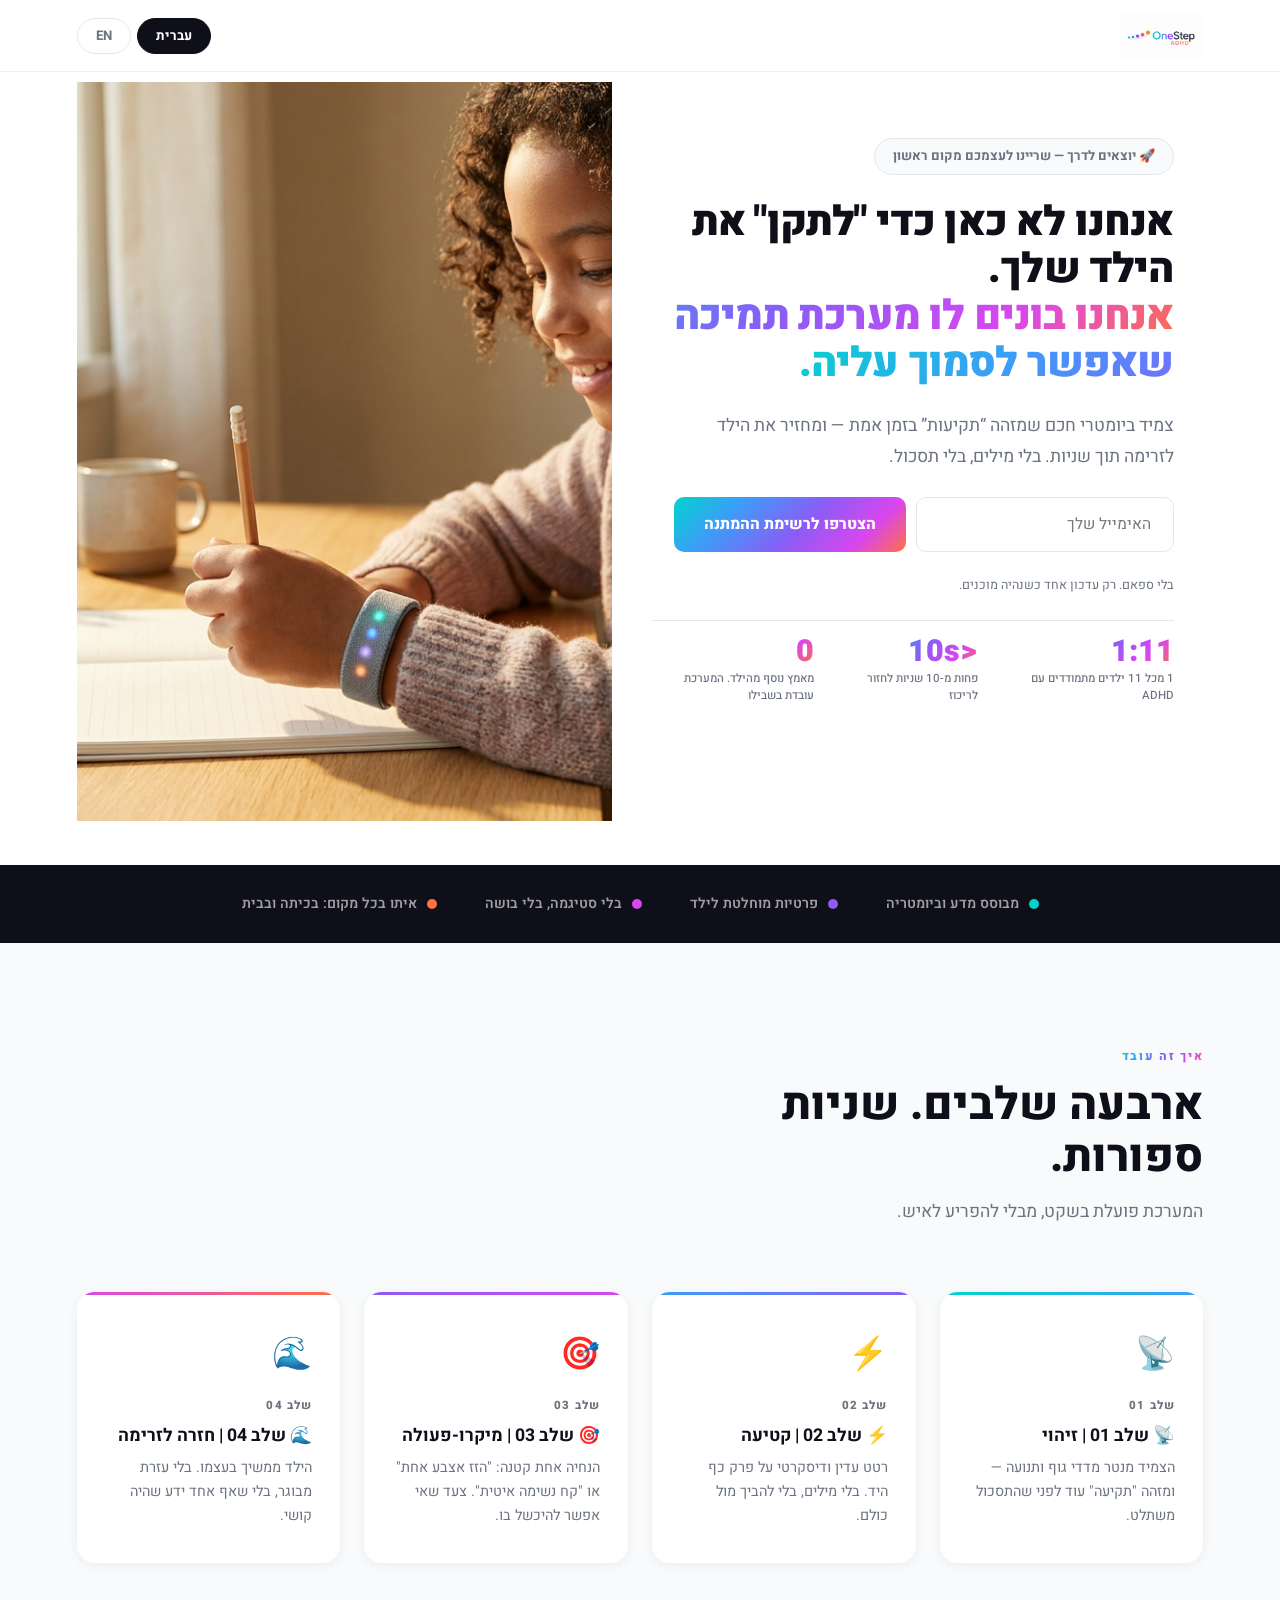
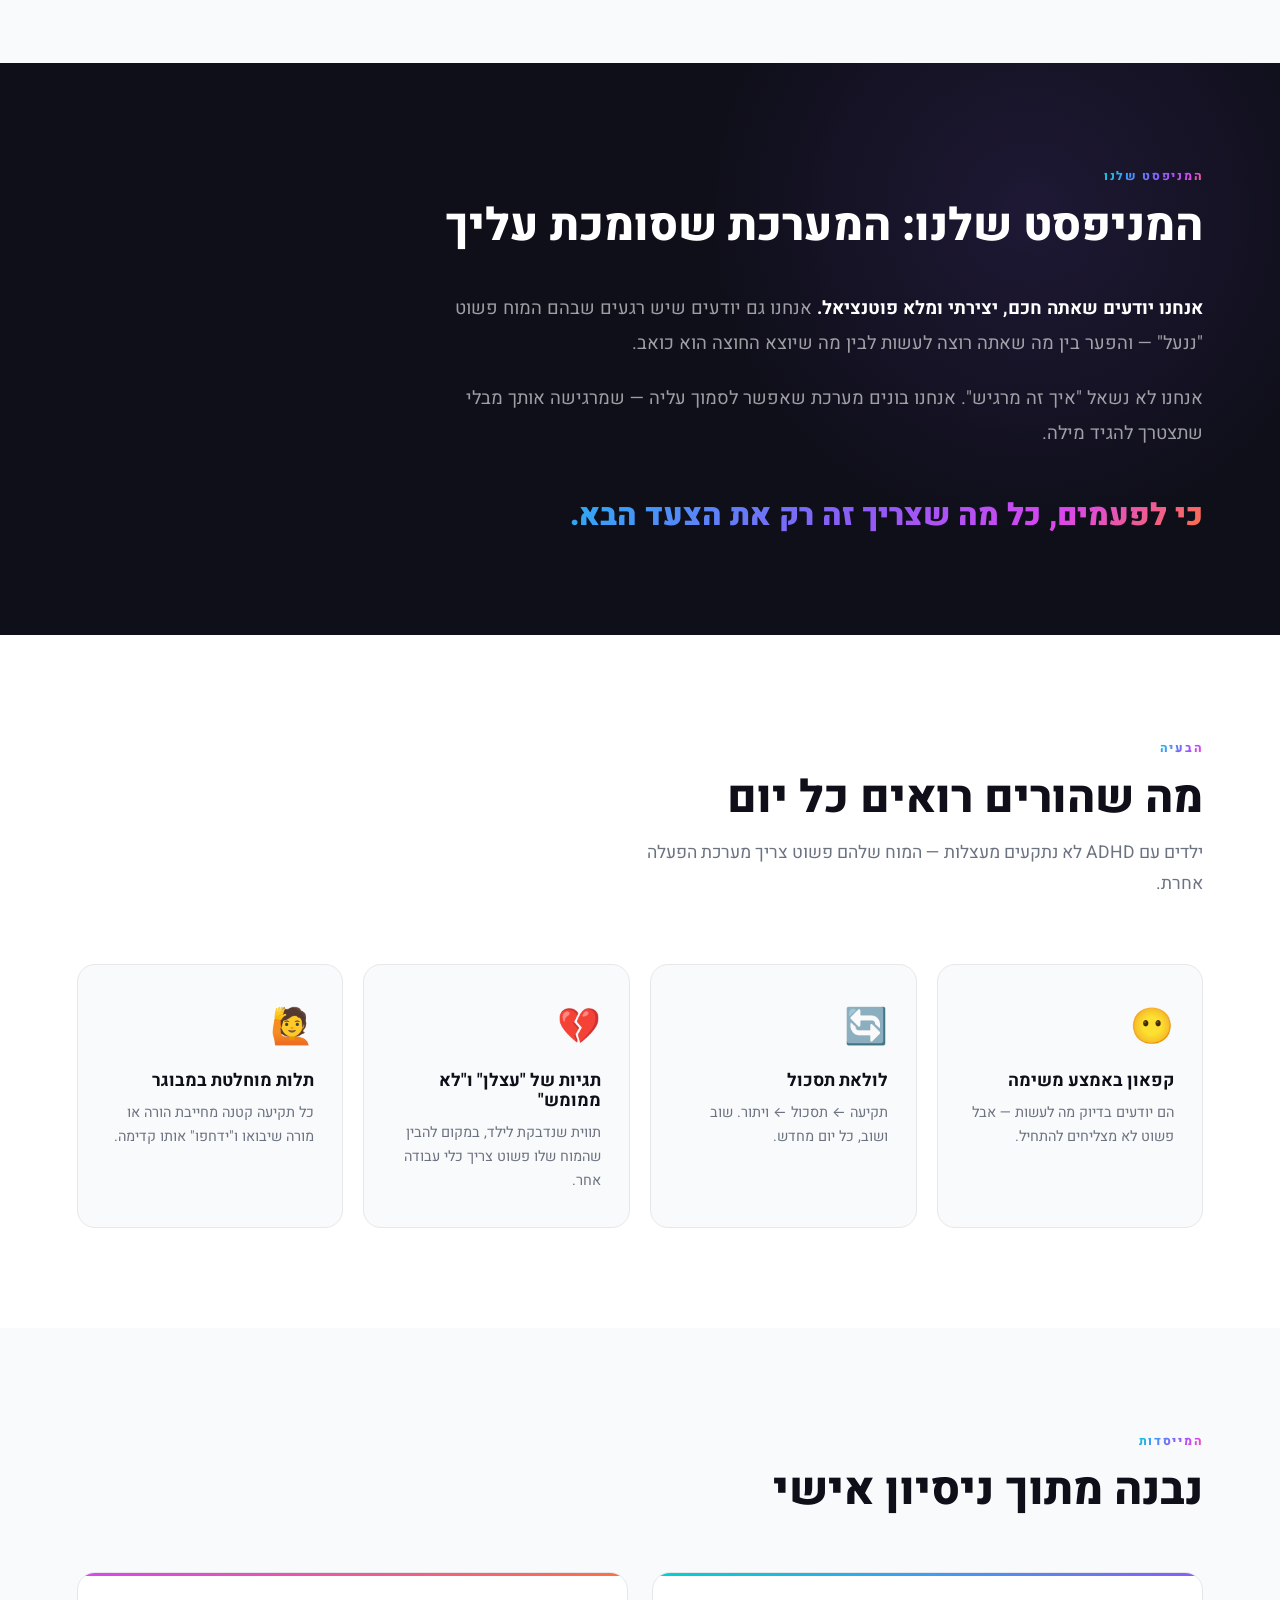
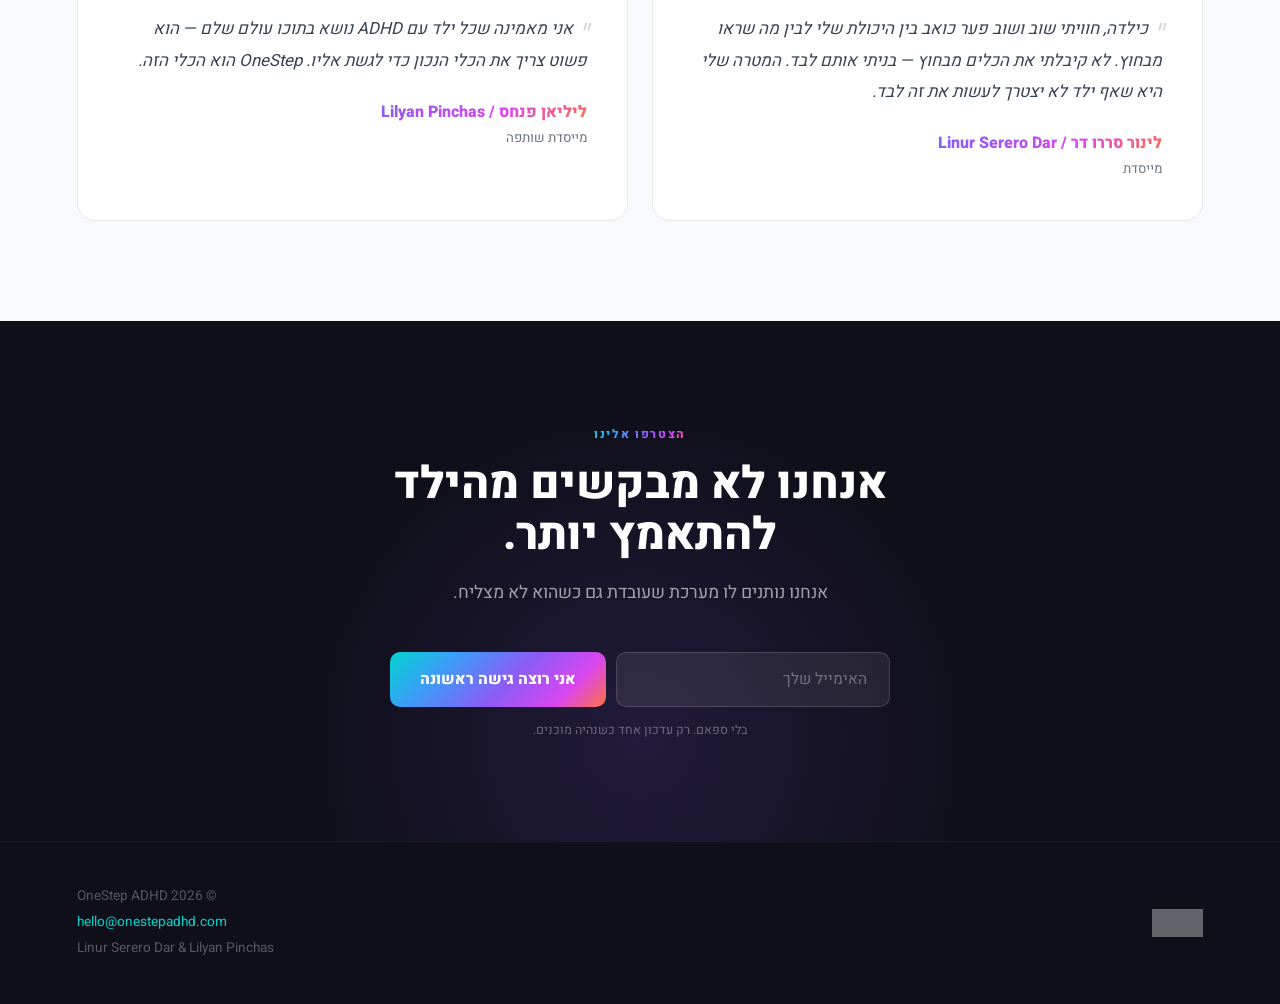
<file: docs/index.html>
<!DOCTYPE html>
<html lang="he" dir="rtl">
<head>
  <meta charset="UTF-8" />
  <meta name="viewport" content="width=device-width, initial-scale=1.0" />
  <title>OneStep ADHD — הדחיפה הקטנה שמשנה הכל</title>
  <meta name="description" content="מערכת ביומטרית חכמה לילדי ADHD — מרגישה את הילד מבלי שיצטרך להגיד מילה." />
  <link rel="preconnect" href="https://fonts.googleapis.com" />
  <link rel="preconnect" href="https://fonts.gstatic.com" crossorigin />
  <link href="https://fonts.googleapis.com/css2?family=Heebo:wght@300;400;600;700;800;900&family=Inter:wght@300;400;600;700;800;900&display=swap" rel="stylesheet" />
  <link rel="stylesheet" href="style.css?v=20260429-1755" />
</head>
<body>

<!-- ── NAV ─────────────────────────────────────────────────── -->
<nav>
  <a class="logo-wrap" href="#"><img src="logo.png" alt="OneStep ADHD" /></a>
  <div class="lang-toggle">
    <button class="lang-btn active" id="btn-he" onclick="setLang('he')">עברית</button>
    <button class="lang-btn"        id="btn-en" onclick="setLang('en')">EN</button>
  </div>
</nav>

<!-- ── HERO ────────────────────────────────────────────────── -->
<section class="hero">
  <div class="hero-content">
    <div class="hero-badge">
      <span class="t" data-he="🚀 יוצאים לדרך — שריינו לעצמכם מקום ראשון" data-en="🚀 We&rsquo;re launching — book your first spot">🚀 יוצאים לדרך — שריינו לעצמכם מקום ראשון</span>
    </div>

    <h1 class="t"
      data-he='אנחנו לא כאן כדי "לתקן" את הילד שלך.<br><span class="grad-text">אנחנו בונים לו מערכת תמיכה שאפשר לסמוך עליה.</span>'
      data-en='We&rsquo;re not here to &ldquo;fix&rdquo; your child.<br><span class="grad-text">We&rsquo;re building a support system he can rely on.</span>'>
      אנחנו לא כאן כדי "לתקן" את הילד שלך.<br><span class="grad-text">אנחנו בונים לו מערכת תמיכה שאפשר לסמוך עליה.</span>
    </h1>

    <p class="hero-sub t"
       data-he="צמיד ביומטרי חכם שמזהה &ldquo;תקיעות&rdquo; בזמן אמת — ומחזיר את הילד לזרימה תוך שניות. בלי מילים, בלי תסכול."
       data-en="A smart biometric wristband that spots &ldquo;stuck moments&rdquo; in real time — and brings your child back to focus in seconds. No words, no meltdown.">
      צמיד ביומטרי חכם שמזהה "תקיעות" בזמן אמת — ומחזיר את הילד לזרימה תוך שניות. בלי מילים, בלי תסכול.
    </p>

    <form class="waitlist-form" onsubmit="submitForm(event,'hero-success','email-hero')" style="justify-content:flex-start; margin:0;">
      <input type="email" id="email-hero" required
             placeholder="האימייל שלך"
             data-he-placeholder="האימייל שלך"
             data-en-placeholder="Your email address" />
      <button type="submit" class="btn-primary t"
              data-he="הצטרפו לרשימת ההמתנה"
              data-en="Join the Waitlist">הצטרפו לרשימת ההמתנה</button>
    </form>
    <div class="success-msg" id="hero-success"
         data-he="תודה! נעדכן אותך ראשון/ה 🎉"
         data-en="You're on the list! 🎉"></div>
    <p class="form-note t"
       data-he="בלי ספאם. רק עדכון אחד כשנהיה מוכנים."
       data-en="No spam. One update when we&rsquo;re ready.">בלי ספאם. רק עדכון אחד כשנהיה מוכנים.</p>

    <div class="hero-stats">
      <div class="stat">
        <div class="stat-num">1:11</div>
        <div class="stat-label t" data-he="1 מכל 11 ילדים מתמודדים עם ADHD" data-en="1 in 11 children with ADHD">1 מכל 11 ילדים מתמודדים עם ADHD</div>
      </div>
      <div class="stat">
        <div class="stat-num">&lt;10s</div>
        <div class="stat-label t" data-he="פחות מ-10 שניות לחזור לריכוז" data-en="&lt;10s to return to focus">פחות מ-10 שניות לחזור לריכוז</div>
      </div>
      <div class="stat">
        <div class="stat-num">0</div>
        <div class="stat-label t" data-he="מאמץ נוסף מהילד. המערכת עובדת בשבילו" data-en="0 extra effort — the system works for your child">מאמץ נוסף מהילד. המערכת עובדת בשבילו</div>
      </div>
    </div>
  </div>

  <div class="hero-image">
    <img src="hero-child.png" alt="ילדה מחייכת עם צמיד OneStep" />
  </div>
</section>

<!-- ── TRUST BAR ────────────────────────────────────────────── -->
<div class="trust-bar">
  <div class="trust-item">
    <div class="dot"></div>
    <span class="t" data-he="מבוסס מדע וביומטריה" data-en="Science and biometrics based">מבוסס מדע וביומטריה</span>
  </div>
  <div class="trust-item">
    <div class="dot"></div>
    <span class="t" data-he="פרטיות מוחלטת לילד" data-en="Absolute child privacy">פרטיות מוחלטת לילד</span>
  </div>
  <div class="trust-item">
    <div class="dot"></div>
    <span class="t" data-he="בלי סטיגמה, בלי בושה" data-en="No stigma, no shame">בלי סטיגמה, בלי בושה</span>
  </div>
  <div class="trust-item">
    <div class="dot"></div>
    <span class="t" data-he="איתו בכל מקום: בכיתה ובבית" data-en="With him everywhere: at school and at home">איתו בכל מקום: בכיתה ובבית</span>
  </div>
</div>

<!-- ── HOW IT WORKS ─────────────────────────────────────────── -->
<section class="how">
  <div class="how-header fade-up">
    <div class="section-label t" data-he="איך זה עובד" data-en="How It Works">איך זה עובד</div>
    <h2 class="t" data-he="ארבעה שלבים. שניות ספורות." data-en="Four steps. Just seconds.">ארבעה שלבים. שניות ספורות.</h2>
    <p class="section-sub t" style="margin-top:14px;"
       data-he="המערכת פועלת בשקט, מבלי להפריע לאיש."
       data-en="The system works quietly, without disturbing anyone.">המערכת פועלת בשקט, מבלי להפריע לאיש.</p>
  </div>
  <div class="steps">
    <div class="step fade-up">
      <div class="step-line"></div>
      <div class="step-icon">📡</div>
      <div class="step-num t" data-he="שלב 01" data-en="Step 01">שלב 01</div>
      <h3 class="t" data-he="📡 שלב 01 | זיהוי" data-en="📡 Step 01 | Detect">📡 שלב 01 | זיהוי</h3>
      <p class="t" data-he="הצמיד מנטר מדדי גוף ותנועה — ומזהה &quot;תקיעה&quot; עוד לפני שהתסכול משתלט." data-en="The wristband monitors body signals and movement — identifying a &quot;stuck moment&quot; before frustration takes over.">הצמיד מנטר מדדי גוף ותנועה — ומזהה &quot;תקיעה&quot; עוד לפני שהתסכול משתלט.</p>
    </div>
    <div class="step fade-up">
      <div class="step-line"></div>
      <div class="step-icon">⚡</div>
      <div class="step-num t" data-he="שלב 02" data-en="Step 02">שלב 02</div>
      <h3 class="t" data-he="⚡ שלב 02 | קטיעה" data-en="⚡ Step 02 | Interrupt">⚡ שלב 02 | קטיעה</h3>
      <p class="t" data-he="רטט עדין ודיסקרטי על פרק כף היד. בלי מילים, בלי להביך מול כולם." data-en="A gentle, discreet vibration on the wrist. No words, no embarrassment.">רטט עדין ודיסקרטי על פרק כף היד. בלי מילים, בלי להביך מול כולם.</p>
    </div>
    <div class="step fade-up">
      <div class="step-line"></div>
      <div class="step-icon">🎯</div>
      <div class="step-num t" data-he="שלב 03" data-en="Step 03">שלב 03</div>
      <h3 class="t" data-he="🎯 שלב 03 | מיקרו-פעולה" data-en="🎯 Step 03 | Micro-action">🎯 שלב 03 | מיקרו-פעולה</h3>
      <p class="t" data-he="הנחיה אחת קטנה: &quot;הזז אצבע אחת&quot; או &quot;קח נשימה איטית&quot;. צעד שאי אפשר להיכשל בו." data-en="One tiny instruction: &quot;move one finger&quot; or &quot;take one slow breath.&quot; A step that cannot fail.">הנחיה אחת קטנה: &quot;הזז אצבע אחת&quot; או &quot;קח נשימה איטית&quot;. צעד שאי אפשר להיכשל בו.</p>
    </div>
    <div class="step fade-up">
      <div class="step-line"></div>
      <div class="step-icon">🌊</div>
      <div class="step-num t" data-he="שלב 04" data-en="Step 04">שלב 04</div>
      <h3 class="t" data-he="🌊 שלב 04 | חזרה לזרימה" data-en="🌊 Step 04 | Back to flow">🌊 שלב 04 | חזרה לזרימה</h3>
      <p class="t" data-he="הילד ממשיך בעצמו. בלי עזרת מבוגר, בלי שאף אחד ידע שהיה קושי." data-en="The child keeps going on their own. No adult help, and no one knows there was a struggle.">הילד ממשיך בעצמו. בלי עזרת מבוגר, בלי שאף אחד ידע שהיה קושי.</p>
    </div>
  </div>
</section>

<!-- ── MANIFESTO ───────────────────────────────────────────── -->
<section class="manifesto">
  <div class="manifesto-inner fade-up">
    <div class="section-label t" data-he="המניפסט שלנו" data-en="Our Manifesto">המניפסט שלנו</div>
    <h2 class="t" data-he="המניפסט שלנו: המערכת שסומכת עליך" data-en="Our Manifesto: The System That Trusts You">המניפסט שלנו: המערכת שסומכת עליך</h2>
    <p class="manifesto-line t"
       data-he='<strong>אנחנו יודעים שאתה חכם, יצירתי ומלא פוטנציאל.</strong> אנחנו גם יודעים שיש רגעים שבהם המוח פשוט &quot;ננעל&quot; — והפער בין מה שאתה רוצה לעשות לבין מה שיוצא החוצה הוא כואב.'
       data-en='<strong>We know you are smart, creative, and full of potential.</strong> We also know there are moments when the brain simply &quot;locks up&quot; — and the gap between what you want to do and what comes out is painful.'>
      <strong>אנחנו יודעים שאתה חכם, יצירתי ומלא פוטנציאל.</strong> אנחנו גם יודעים שיש רגעים שבהם המוח פשוט "ננעל" — והפער בין מה שאתה רוצה לעשות לבין מה שיוצא החוצה הוא כואב.
    </p>
    <p class="manifesto-line t"
       data-he='אנחנו לא נשאל &quot;איך זה מרגיש&quot;. אנחנו בונים מערכת שאפשר לסמוך עליה — שמרגישה אותך מבלי שתצטרך להגיד מילה.'
       data-en='We won&rsquo;t ask &quot;how does that feel.&quot; We are building a system you can rely on — one that senses you without a single word.'>
      אנחנו לא נשאל "איך זה מרגיש". אנחנו בונים מערכת שאפשר לסמוך עליה — שמרגישה אותך מבלי שתצטרך להגיד מילה.
    </p>
    <span class="manifesto-big t"
       data-he="כי לפעמים, כל מה שצריך זה רק את הצעד הבא."
       data-en="Because sometimes, all you need is just the next step.">
      כי לפעמים, כל מה שצריך זה רק את הצעד הבא.
    </span>
  </div>
</section>

<!-- ── PROBLEM ──────────────────────────────────────────────── -->
<section>
  <div class="problem-header fade-up">
    <div class="section-label t" data-he="הבעיה" data-en="The Problem">הבעיה</div>
    <h2 class="t" data-he="מה שהורים רואים כל יום" data-en="What Parents See Every Day">מה שהורים רואים כל יום</h2>
    <p class="section-sub t" style="margin-top:14px;"
       data-he="ילדים עם ADHD לא נתקעים מעצלות — המוח שלהם פשוט צריך מערכת הפעלה אחרת."
       data-en="Children with ADHD don&rsquo;t get stuck from laziness — their brain simply needs a different operating system.">
      ילדים עם ADHD לא נתקעים מעצלות — המוח שלהם פשוט צריך מערכת הפעלה אחרת.
    </p>
  </div>
  <div class="problem-cards">
    <div class="problem-card fade-up">
      <div class="icon">😶</div>
      <h3 class="t" data-he="קפאון באמצע משימה" data-en="Freeze mid-task">קפאון באמצע משימה</h3>
      <p class="t" data-he="הם יודעים בדיוק מה לעשות — אבל פשוט לא מצליחים להתחיל." data-en="They know exactly what to do — but simply can&rsquo;t start.">הם יודעים בדיוק מה לעשות — אבל פשוט לא מצליחים להתחיל.</p>
    </div>
    <div class="problem-card fade-up">
      <div class="icon">🔄</div>
      <h3 class="t" data-he="לולאת תסכול" data-en="The frustration loop">לולאת תסכול</h3>
      <p class="t" data-he="תקיעה ← תסכול ← ויתור. שוב ושוב, כל יום מחדש." data-en="Stuck ← frustration ← giving up. Again and again, every day.">תקיעה ← תסכול ← ויתור. שוב ושוב, כל יום מחדש.</p>
    </div>
    <div class="problem-card fade-up">
      <div class="icon">💔</div>
      <h3 class="t" data-he='תגיות של "עצלן" ו"לא ממומש"' data-en='Labels like "lazy" and "unrealized"'>תגיות של "עצלן" ו"לא ממומש"</h3>
      <p class="t" data-he="תווית שנדבקת לילד, במקום להבין שהמוח שלו פשוט צריך כלי עבודה אחר." data-en="A label that sticks to the child, instead of understanding they simply need different tools.">תווית שנדבקת לילד, במקום להבין שהמוח שלו פשוט צריך כלי עבודה אחר.</p>
    </div>
    <div class="problem-card fade-up">
      <div class="icon">🙋</div>
      <h3 class="t" data-he="תלות מוחלטת במבוגר" data-en="Total dependence on adults">תלות מוחלטת במבוגר</h3>
      <p class="t" data-he='כל תקיעה קטנה מחייבת הורה או מורה שיבואו ו"ידחפו" אותו קדימה.' data-en='Every small stuck moment requires a parent or teacher to step in and "push" them forward.'>כל תקיעה קטנה מחייבת הורה או מורה שיבואו ו"ידחפו" אותו קדימה.</p>
    </div>
  </div>
</section>

<!-- ── FOUNDERS ─────────────────────────────────────────────── -->
<section class="founders">
  <div class="founders-header fade-up">
    <div class="section-label t" data-he="המייסדות" data-en="The Founders">המייסדות</div>
    <h2 class="t" data-he="נבנה מתוך ניסיון אישי" data-en="Built from personal experience">נבנה מתוך ניסיון אישי</h2>
  </div>
  <div class="founders-grid">
    <div class="founder-card fade-up">
      <p class="founder-quote t"
         data-he="כילדה, חוויתי שוב ושוב פער כואב בין היכולת שלי לבין מה שראו מבחוץ. לא קיבלתי את הכלים מבחוץ — בניתי אותם לבד. המטרה שלי היא שאף ילד לא יצטרך לעשות את זה לבד."
         data-en="As a child, I felt a painful gap between my abilities and what others saw. I never got the tools from outside — I built them myself. My goal: no child should ever have to do that alone.">
        כילדה, חוויתי שוב ושוב פער כואב בין היכולת שלי לבין מה שראו מבחוץ. לא קיבלתי את הכלים מבחוץ — בניתי אותם לבד. המטרה שלי היא שאף ילד לא יצטרך לעשות את זה לבד.
      </p>
      <div class="founder-name">לינור סררו דר / Linur Serero Dar</div>
      <div class="founder-title t" data-he="מייסדת" data-en="Founder">מייסדת</div>
    </div>
    <div class="founder-card fade-up">
      <p class="founder-quote t"
         data-he="אני מאמינה שכל ילד עם ADHD נושא בתוכו עולם שלם — הוא פשוט צריך את הכלי הנכון כדי לגשת אליו. OneStep הוא הכלי הזה."
         data-en="I believe every child with ADHD carries a whole world inside — they just need the right tool to access it. OneStep is that tool.">
        אני מאמינה שכל ילד עם ADHD נושא בתוכו עולם שלם — הוא פשוט צריך את הכלי הנכון כדי לגשת אליו. OneStep הוא הכלי הזה.
      </p>
      <div class="founder-name">ליליאן פנחס / Lilyan Pinchas</div>
      <div class="founder-title t" data-he="מייסדת שותפה" data-en="Co-founder">מייסדת שותפה</div>
    </div>
  </div>
</section>

<!-- ── CTA ──────────────────────────────────────────────────── -->
<section class="cta">
  <div class="cta-inner fade-up">
    <div class="section-label t" data-he="הצטרפו אלינו" data-en="Join Us">הצטרפו אלינו</div>
    <h2 class="t"
        data-he="אנחנו לא מבקשים מהילד להתאמץ יותר."
        data-en="We don't ask your child to try harder.">אנחנו לא מבקשים מהילד להתאמץ יותר.</h2>
    <p class="section-sub t"
       data-he="אנחנו נותנים לו מערכת שעובדת גם כשהוא לא מצליח."
       data-en="We give them a system that works even when they can't.">אנחנו נותנים לו מערכת שעובדת גם כשהוא לא מצליח.</p>

    <form class="waitlist-form" onsubmit="submitForm(event,'cta-success','email-cta')">
      <input type="email" id="email-cta" required
             placeholder="האימייל שלך"
             data-he-placeholder="האימייל שלך"
             data-en-placeholder="Your email address" />
      <button type="submit" class="btn-primary t"
              data-he="אני רוצה גישה ראשונה"
              data-en="I want first access">אני רוצה גישה ראשונה</button>
    </form>
    <div class="success-msg" id="cta-success"
         data-he="נרשמת! נחזור אליך בקרוב 🎉"
         data-en="You're on the list! 🎉"></div>
    <p class="form-note t"
       data-he="בלי ספאם. רק עדכון אחד כשנהיה מוכנים."
       data-en="No spam. One update when we&rsquo;re ready.">בלי ספאם. רק עדכון אחד כשנהיה מוכנים.</p>
  </div>
</section>

<!-- ── FOOTER ───────────────────────────────────────────────── -->
<footer>
  <img src="logo.png" alt="OneStep ADHD" class="footer-logo" />
  <div class="footer-right">
    <span>&copy; 2026 OneStep ADHD</span>
    <a href="mailto:hello@onestepadhd.com">hello@onestepadhd.com</a>
    <span>Linur Serero Dar &amp; Lilyan Pinchas</span>
  </div>
</footer>

<script src="main.js?v=20260429-1755"></script>
<script>
  document.querySelectorAll('.fade-up').forEach(el => {
    new IntersectionObserver(([entry]) => {
      if (entry.isIntersecting) el.classList.add('visible');
    }, { threshold: 0.1 }).observe(el);
  });
</script>
</body>
</html>
</file>
<file: docs/style.css>
/* =============================================================
   OneStep ADHD — Stylesheet (Oura-inspired redesign)
   Sections:
   1. Reset & Variables
   2. Base
   3. Utilities
   4. Navigation
   5. Hero
   6. Trust Bar
   7. How It Works
   8. Manifesto
   9. Problem
   10. Founders
   11. CTA
   12. Footer
   13. Forms & Buttons
   14. Language Switch
   15. Animations
   16. Responsive
============================================================= */

/* ── 1. RESET & VARIABLES ───────────────────────────────────── */

*, *::before, *::after {
  box-sizing: border-box;
  margin: 0;
  padding: 0;
}

:root {
  --teal:    #00D4CC;
  --blue:    #3B9EF8;
  --purple:  #8B5CF6;
  --magenta: #D946EF;
  --orange:  #FF7043;

  --dark:    #0F0F1A;
  --navy:    #1A1A35;
  --body:    #374151;
  --muted:   #6B7280;
  --border:  #E5E7EB;
  --light:   #F9FAFB;
  --white:   #FFFFFF;

  --grad-full: linear-gradient(135deg,
    var(--teal) 0%, var(--blue) 25%,
    var(--purple) 55%, var(--magenta) 80%,
    var(--orange) 100%);
  --grad-main: linear-gradient(135deg, var(--teal), var(--blue), var(--purple));
  --grad-warm: linear-gradient(135deg, var(--magenta), var(--orange));

  --radius-sm: 10px;
  --radius:    18px;
  --radius-lg: 28px;
  --shadow-sm: 0 2px 12px rgba(0,0,0,.06);
  --shadow:    0 8px 40px rgba(0,0,0,.10);
  --shadow-lg: 0 24px 80px rgba(0,0,0,.14);
}


/* ── 2. BASE ────────────────────────────────────────────────── */

html { scroll-behavior: smooth; }

body {
  font-family: 'Heebo', 'Inter', sans-serif;
  background: var(--white);
  color: var(--body);
  line-height: 1.6;
  overflow-x: hidden;
  -webkit-font-smoothing: antialiased;
}

img { display: block; max-width: 100%; }

h1, h2, h3 { color: var(--dark); line-height: 1.15; }

h1 { font-size: clamp(1.8rem, 3.2vw, 2.8rem); font-weight: 900; }
h2 { font-size: clamp(1.8rem, 3.5vw, 2.8rem); font-weight: 800; }
h3 { font-size: 1.1rem; font-weight: 700; }


/* ── 3. UTILITIES ───────────────────────────────────────────── */

.grad-text {
  background: var(--grad-full);
  -webkit-background-clip: text;
  -webkit-text-fill-color: transparent;
  background-clip: text;
}

.warm-text {
  background: var(--grad-warm);
  -webkit-background-clip: text;
  -webkit-text-fill-color: transparent;
  background-clip: text;
}

.container {
  max-width: 1160px;
  margin: 0 auto;
  padding: 0 6%;
}

section { padding: 100px 6%; }

.section-label {
  display: inline-block;
  font-size: 0.75rem;
  font-weight: 800;
  letter-spacing: 0.14em;
  text-transform: uppercase;
  background: var(--grad-full);
  -webkit-background-clip: text;
  -webkit-text-fill-color: transparent;
  background-clip: text;
  margin-bottom: 14px;
}

.section-sub {
  font-size: 1.1rem;
  color: var(--muted);
  line-height: 1.75;
  max-width: 560px;
}


/* ── 4. NAVIGATION ──────────────────────────────────────────── */

nav {
  position: fixed;
  top: 0; left: 0; right: 0;
  height: 72px;
  padding: 0 6%;
  background: rgba(255,255,255,.92);
  backdrop-filter: blur(20px);
  -webkit-backdrop-filter: blur(20px);
  border-bottom: 1px solid rgba(0,0,0,.06);
  display: flex;
  align-items: center;
  justify-content: space-between;
  z-index: 200;
}

.logo-wrap img { height: 46px; }

.lang-toggle { display: flex; gap: 6px; }

.lang-btn {
  padding: 7px 18px;
  border-radius: 20px;
  border: 1.5px solid var(--border);
  background: transparent;
  font-family: inherit;
  font-size: 0.83rem;
  font-weight: 700;
  color: var(--muted);
  cursor: pointer;
  transition: all 0.2s;
}

.lang-btn.active {
  background: var(--dark);
  border-color: var(--dark);
  color: #fff;
}


/* ── 5. HERO ────────────────────────────────────────────────── */

.hero {
  min-height: auto;
  padding-top: 82px;
  padding-bottom: 44px;
  display: grid;
  grid-template-columns: minmax(0, 1.05fr) minmax(0, 0.95fr);
  align-items: stretch;
  background: var(--white);
}

.hero-content {
  display: flex;
  flex-direction: column;
  justify-content: center;
  align-items: flex-start;
  gap: 24px;
  padding: 56px 5% 88px 7%;
  min-width: 0;
}

.hero-badge {
  display: inline-flex;
  align-items: center;
  gap: 8px;
  background: var(--light);
  border: 1.5px solid var(--border);
  border-radius: 30px;
  padding: 7px 18px;
  font-size: 0.82rem;
  font-weight: 700;
  color: var(--muted);
  white-space: nowrap;
  flex-shrink: 0;
}


.hero h1 {
  max-width: 520px;
  letter-spacing: -0.02em;
}

.hero-sub {
  font-size: 1.1rem;
  color: var(--muted);
  max-width: 460px;
  line-height: 1.75;
}

.hero-image {
  position: relative;
  overflow: hidden;
  min-height: 560px;
  background: #f3f4f6;
}

.hero-image img {
  position: absolute;
  inset: 0;
  width: 100%;
  height: 100%;
  object-fit: cover;
  object-position: center 22%;
}

.hero-image::after {
  content: none;
}

/* Hero stats */
.hero-stats {
  display: flex;
  gap: 36px;
  padding-top: 16px;
  margin-bottom: 28px;
  border-top: 1px solid var(--border);
  width: 100%;
}

.stat-num {
  font-size: 1.9rem;
  font-weight: 900;
  background: var(--grad-full);
  -webkit-background-clip: text;
  -webkit-text-fill-color: transparent;
  background-clip: text;
  line-height: 1;
}

.stat-label {
  font-size: 0.72rem;
  color: var(--muted);
  margin-top: 4px;
  font-weight: 500;
  line-height: 1.45;
  max-width: 180px;
  text-align: start;
}


/* ── 6. TRUST BAR ───────────────────────────────────────────── */

.trust-bar {
  background: var(--dark);
  padding: 28px 6%;
  display: flex;
  align-items: center;
  justify-content: center;
  gap: 48px;
  flex-wrap: wrap;
  position: relative;
  z-index: 5;
}

.hero + .trust-bar {
  margin-top: 0;
}

.trust-item {
  display: flex;
  align-items: center;
  gap: 10px;
  color: rgba(255,255,255,.6);
  font-size: 0.88rem;
  font-weight: 600;
}

.trust-item .dot {
  width: 10px; height: 10px;
  border-radius: 50%;
  flex-shrink: 0;
}

.trust-item:nth-child(1) .dot { background: var(--teal); }
.trust-item:nth-child(2) .dot { background: var(--purple); }
.trust-item:nth-child(3) .dot { background: var(--magenta); }
.trust-item:nth-child(4) .dot { background: var(--orange); }


/* ── 7. HOW IT WORKS ────────────────────────────────────────── */

.how {
  background: var(--light);
}

.how-header {
  max-width: 580px;
  margin-bottom: 64px;
}

.steps {
  display: grid;
  grid-template-columns: repeat(4, 1fr);
  gap: 24px;
}

.step {
  background: var(--white);
  border-radius: var(--radius);
  padding: 36px 28px;
  position: relative;
  overflow: hidden;
  box-shadow: var(--shadow-sm);
  transition: transform 0.25s, box-shadow 0.25s;
}

.step:hover {
  transform: translateY(-6px);
  box-shadow: var(--shadow);
}

.step-line {
  position: absolute;
  top: 0; left: 0; right: 0;
  height: 3px;
}

.step:nth-child(1) .step-line { background: linear-gradient(90deg, var(--teal), var(--blue)); }
.step:nth-child(2) .step-line { background: linear-gradient(90deg, var(--blue), var(--purple)); }
.step:nth-child(3) .step-line { background: linear-gradient(90deg, var(--purple), var(--magenta)); }
.step:nth-child(4) .step-line { background: linear-gradient(90deg, var(--magenta), var(--orange)); }

.step-icon { font-size: 2rem; margin-bottom: 18px; }

.step-num {
  font-size: 0.72rem;
  font-weight: 800;
  letter-spacing: 0.1em;
  color: var(--muted);
  margin-bottom: 10px;
  text-transform: uppercase;
}

.step h3 { margin-bottom: 10px; color: var(--dark); }
.step p  { font-size: 0.9rem; color: var(--muted); line-height: 1.65; }


/* ── 8. MANIFESTO ───────────────────────────────────────────── */

.manifesto {
  background: var(--dark);
  position: relative;
  overflow: hidden;
}

.manifesto::before {
  content: '';
  position: absolute;
  width: 700px; height: 700px;
  border-radius: 50%;
  background: radial-gradient(circle, rgba(139,92,246,.12) 0%, transparent 65%);
  top: -200px; right: -100px;
  pointer-events: none;
}

.manifesto-inner {
  max-width: 780px;
  position: relative;
  z-index: 1;
}

.manifesto h2 { color: #fff; margin-bottom: 40px; }

.manifesto-line {
  font-size: 1.15rem;
  line-height: 1.9;
  color: rgba(255,255,255,.6);
  margin-bottom: 20px;
}

.manifesto-line strong { color: #fff; font-weight: 700; }

.manifesto-big {
  display: block;
  font-size: clamp(1.4rem, 2.5vw, 1.9rem);
  font-weight: 900;
  line-height: 1.3;
  margin-top: 44px;
  background: var(--grad-full);
  -webkit-background-clip: text;
  -webkit-text-fill-color: transparent;
  background-clip: text;
}


/* ── 9. PROBLEM ─────────────────────────────────────────────── */

.problem-header {
  max-width: 580px;
  margin-bottom: 64px;
}

.problem-cards {
  display: grid;
  grid-template-columns: repeat(auto-fit, minmax(250px, 1fr));
  gap: 20px;
}

.problem-card {
  background: var(--light);
  border-radius: var(--radius);
  padding: 34px 28px;
  border: 1px solid var(--border);
  transition: transform 0.25s, box-shadow 0.25s, border-color 0.25s;
  position: relative;
  overflow: hidden;
}

.problem-card::after {
  content: '';
  position: absolute;
  bottom: 0; left: 0; right: 0;
  height: 3px;
  transform: scaleX(0);
  transition: transform 0.3s;
  transform-origin: left;
}

.problem-card:nth-child(1)::after { background: linear-gradient(90deg, var(--teal), var(--blue)); }
.problem-card:nth-child(2)::after { background: linear-gradient(90deg, var(--blue), var(--purple)); }
.problem-card:nth-child(3)::after { background: linear-gradient(90deg, var(--purple), var(--magenta)); }
.problem-card:nth-child(4)::after { background: linear-gradient(90deg, var(--magenta), var(--orange)); }

.problem-card:hover {
  transform: translateY(-4px);
  box-shadow: var(--shadow);
  border-color: transparent;
  background: var(--white);
}

.problem-card:hover::after { transform: scaleX(1); }

.problem-card .icon { font-size: 2.2rem; margin-bottom: 16px; }
.problem-card h3 { margin-bottom: 10px; }
.problem-card p  { font-size: 0.9rem; color: var(--muted); line-height: 1.65; }


/* ── 10. FOUNDERS ───────────────────────────────────────────── */

.founders {
  background: var(--light);
}

.founders-header {
  max-width: 580px;
  margin-bottom: 56px;
}

.founders-grid {
  display: grid;
  grid-template-columns: repeat(auto-fit, minmax(340px, 1fr));
  gap: 24px;
}

.founder-card {
  background: var(--white);
  border-radius: var(--radius);
  padding: 40px 40px;
  border: 1px solid var(--border);
  position: relative;
  overflow: hidden;
  transition: box-shadow 0.25s;
}

.founder-card::before {
  content: '';
  position: absolute;
  top: 0; left: 0; right: 0;
  height: 3px;
}

.founder-card:nth-child(1)::before { background: var(--grad-main); }
.founder-card:nth-child(2)::before { background: var(--grad-warm); }

.founder-card:hover { box-shadow: var(--shadow); }

.founder-quote {
  font-size: 1.05rem;
  line-height: 1.85;
  color: var(--body);
  font-style: italic;
  margin-bottom: 24px;
}

.founder-quote::before { content: '"'; font-size: 2rem; line-height: 0; vertical-align: -0.4em; opacity: .2; margin-inline-end: 4px; }

.founder-name {
  font-weight: 800;
  font-size: 1rem;
  background: var(--grad-full);
  -webkit-background-clip: text;
  -webkit-text-fill-color: transparent;
  background-clip: text;
}

.founder-title {
  font-size: 0.83rem;
  color: var(--muted);
  margin-top: 3px;
}


/* ── 11. CTA ────────────────────────────────────────────────── */

.cta {
  background: var(--dark);
  text-align: center;
  position: relative;
  overflow: hidden;
}

.cta::before {
  content: '';
  position: absolute;
  width: 800px; height: 800px;
  border-radius: 50%;
  background: radial-gradient(circle, rgba(139,92,246,.15) 0%, transparent 60%);
  bottom: -300px; left: 50%;
  transform: translateX(-50%);
  pointer-events: none;
}

.cta-inner {
  position: relative;
  z-index: 1;
  max-width: 600px;
  margin: 0 auto;
}

.cta h2 { color: #fff; margin-bottom: 16px; }

.cta .section-sub {
  color: rgba(255,255,255,.6);
  margin: 0 auto 44px;
}

.cta .form-note { color: rgba(255,255,255,.35); }


/* ── 12. FOOTER ─────────────────────────────────────────────── */

footer {
  background: var(--dark);
  border-top: 1px solid rgba(255,255,255,.06);
  padding: 44px 6%;
  display: flex;
  align-items: center;
  justify-content: space-between;
  flex-wrap: wrap;
  gap: 20px;
  font-size: 0.85rem;
  color: rgba(255,255,255,.3);
}

.footer-logo {
  height: 28px;
  filter: brightness(0) invert(1);
  opacity: 0.35;
}

footer a { color: var(--teal); text-decoration: none; }

.footer-right { display: flex; flex-direction: column; align-items: flex-end; gap: 4px; }


/* ── 13. FORMS & BUTTONS ────────────────────────────────────── */

.waitlist-form {
  display: flex;
  gap: 10px;
  flex-wrap: wrap;
  justify-content: center;
  width: 100%;
  max-width: 500px;
  margin: 0 auto 14px;
}

.waitlist-form input {
  flex: 1;
  min-width: 220px;
  padding: 15px 22px;
  border: 1.5px solid var(--border);
  border-radius: var(--radius-sm);
  font-family: inherit;
  font-size: 0.97rem;
  background: #fff;
  color: var(--dark);
  text-align: right;
  direction: rtl;
  outline: none;
  transition: border-color 0.2s, box-shadow 0.2s;
}

.waitlist-form input:focus {
  border-color: var(--purple);
  box-shadow: 0 0 0 3px rgba(139,92,246,.12);
}

.btn-primary {
  padding: 15px 30px;
  background: var(--grad-full);
  color: #fff;
  border: none;
  border-radius: var(--radius-sm);
  font-family: inherit;
  font-size: 0.97rem;
  font-weight: 800;
  cursor: pointer;
  white-space: nowrap;
  transition: opacity 0.2s, transform 0.2s, box-shadow 0.2s;
}

.btn-primary:hover {
  opacity: 0.9;
  transform: translateY(-2px);
  box-shadow: 0 8px 24px rgba(139,92,246,.4);
}

.form-note {
  font-size: 0.78rem;
  color: var(--muted);
  text-align: center;
}

.success-msg {
  display: none;
  background: rgba(139,92,246,.08);
  border: 1px solid rgba(139,92,246,.25);
  color: var(--purple);
  padding: 14px 28px;
  border-radius: var(--radius-sm);
  font-weight: 700;
  font-size: 0.95rem;
  margin: 0 auto;
  max-width: 400px;
}

/* CTA form overrides */
.cta .waitlist-form input {
  background: rgba(255,255,255,.08);
  border-color: rgba(255,255,255,.15);
  color: #fff;
}
.cta .waitlist-form input::placeholder { color: rgba(255,255,255,.35); }
.cta .waitlist-form input:focus {
  border-color: rgba(255,255,255,.5);
  box-shadow: 0 0 0 3px rgba(255,255,255,.08);
  background: rgba(255,255,255,.12);
}
.cta .success-msg {
  background: rgba(255,255,255,.08);
  border-color: rgba(255,255,255,.2);
  color: #fff;
}


/* ── 14. LANGUAGE SWITCH ────────────────────────────────────── */

body.en {
  direction: ltr;
  font-family: 'Inter', 'Heebo', sans-serif;
}

body.en .waitlist-form input {
  text-align: left;
  direction: ltr;
}

body.en .hero-content { padding: 80px 8% 80px 6%; }
body.en .footer-right { align-items: flex-start; }


/* ── 15. ANIMATIONS ─────────────────────────────────────────── */

.fade-up {
  opacity: 0;
  transform: translateY(28px);
  transition: opacity 0.6s ease, transform 0.6s ease;
}

.fade-up.visible {
  opacity: 1;
  transform: translateY(0);
}


/* ── 16. RESPONSIVE ─────────────────────────────────────────── */

@media (max-width: 900px) {
  .hero {
    grid-template-columns: 1fr;
    min-height: auto;
  }

  .hero-image {
    height: 55vw;
    min-height: 300px;
    order: -1;
  }

  .hero-content {
    padding: 48px 6% 60px;
    align-items: center;
    text-align: center;
  }

  .hero h1 { max-width: 100%; }
  .hero-sub { max-width: 100%; }

  .hero-stats { justify-content: center; }

  .steps {
    grid-template-columns: repeat(2, 1fr);
  }
}

@media (max-width: 600px) {
  section { padding: 72px 5%; }

  h1 { font-size: 2.1rem; }
  h2 { font-size: 1.7rem; }

  .steps { grid-template-columns: 1fr; }

  .trust-bar { gap: 22px; }

  .waitlist-form { flex-direction: column; }
  .waitlist-form input, .btn-primary { width: 100%; }

  .founder-card { padding: 28px 24px; }

  footer {
    flex-direction: column;
    align-items: center;
    text-align: center;
  }

  .footer-right { align-items: center; }
}
</file>
